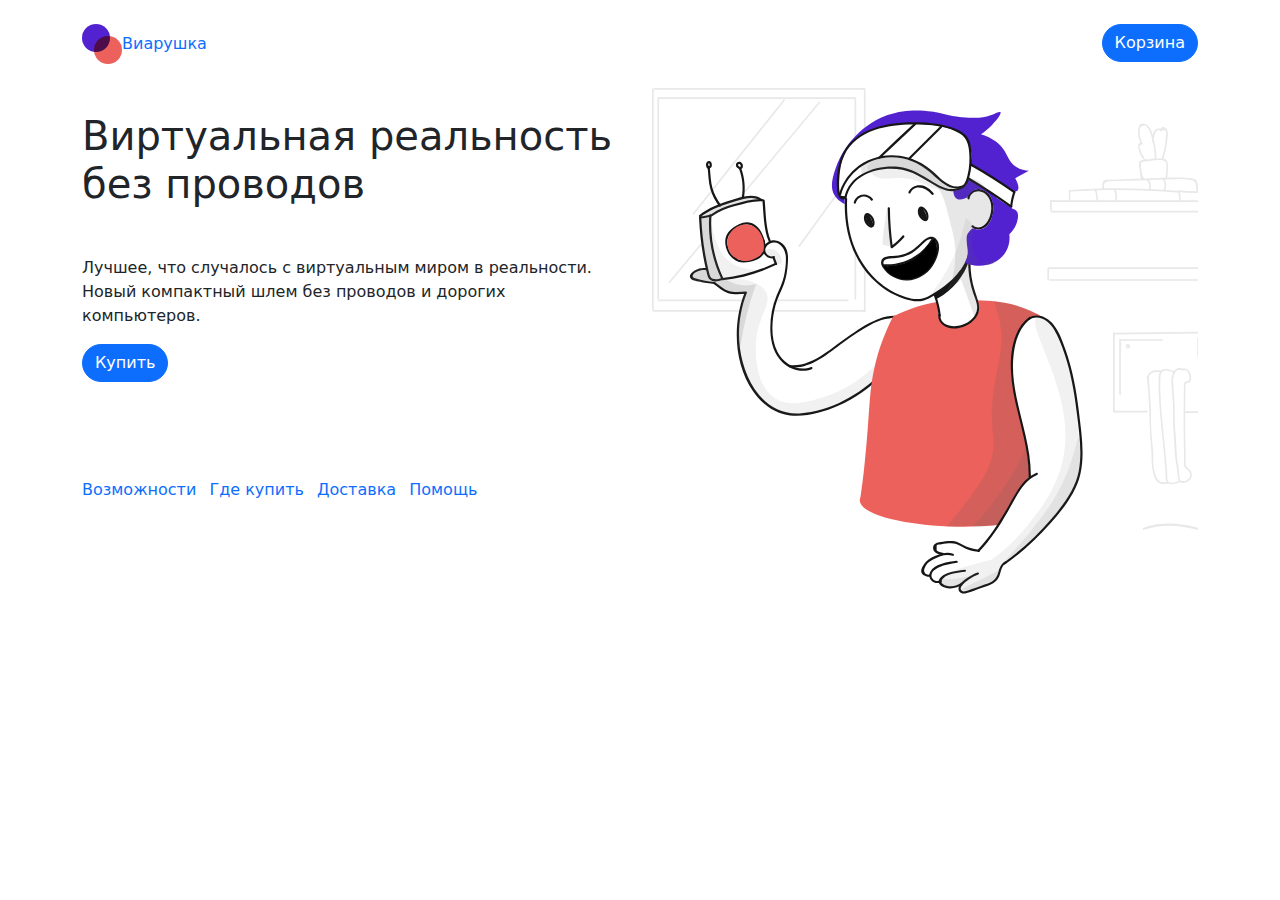
<file: homework2/index.html>
<!DOCTYPE html>
<html lang="ru">
  <head>
    <meta charset="UTF-8" />
    <meta name="viewport" content="width=device-width, initial-scale=1.0" />
    <title>Виарушка. Где купить</title>
    <link
      href="./assets/bootstrap/bootstrap.min.css"
      rel="stylesheet"
      integrity="sha384-QWTKZyjpPEjISv5WaRU9OFeRpok6YctnYmDr5pNlyT2bRjXh0JMhjY6hW+ALEwIH"
      crossorigin="anonymous"
    />
    <link rel="stylesheet" href="./assets/styles/style.css" />
  </head>

  <body>
    <header>
      <div class="header container py-4">
        <div class="row">
          <div class="header__logo col-auto">
            <a href="#" target="_blank" class="header__link">
              <img src="./assets/images/sign.svg" alt="Логотип" />Виарушка
            </a>
          </div>
          <div class="col"></div>
          <div class="col-auto">
            <a href="#" target="_blank" class="header__button btn btn-primary"
              >Корзина</a
            >
          </div>
        </div>
      </div>

      <div class="header__banner container">
        <div class="row">
          <div class="col-6">
            <div class="row">
              <div class="col">
                <h1 class="header-banner__title py-4">
                  Виртуальная реальность без проводов
                </h1>
              </div>
            </div>
            <div class="row">
              <div class="col">
                <p class="header-banner__subtitle pt-3">
                  Лучшее, что случалось с виртуальным миром в реальности. Новый
                  компактный шлем без проводов и дорогих компьютеров.
                </p>
              </div>
            </div>
            <div class="row">
              <div class="col">
                <a
                  href="#"
                  target="_blank"
                  class="header-banner__button btn btn-primary mb-5"
                  >Купить</a
                >
              </div>
            </div>
            <div class="row">
              <div class="col">
                <nav class="nav pt-5">
                  <ul class="nav__list list-inline list-unstyled">
                    <li class="nav__item list-inline-item">
                      <a
                        href="./assets/pages/another-page.html"
                        class="nav__link"
                        >Возможности</a
                      >
                    </li>
                    <li class="nav__item list-inline-item">
                      <a href="#" class="nav__link">Где купить</a>
                    </li>
                    <li class="nav__item list-inline-item">
                      <a href="#" class="nav__link">Доставка</a>
                    </li>
                    <li class="nav__item list-inline-item">
                      <a href="#" class="nav__link">Помощь</a>
                    </li>
                  </ul>
                </nav>
              </div>
            </div>
          </div>
          <div class="main-container__img col-6">
            <img src="./assets/images/pic.svg" alt="" class="img-fluid" />
          </div>
        </div>
      </div>
    </header>
    <script
      src="./assets/bootstrap/bootstrap.min.js"
      integrity="sha384-YvpcrYf0tY3lHB60NNkmXc5s9fDVZLESaAA55NDzOxhy9GkcIdslK1eN7N6jIeHz"
      crossorigin="anonymous"
    ></script>
  </body>
</html>
</file>
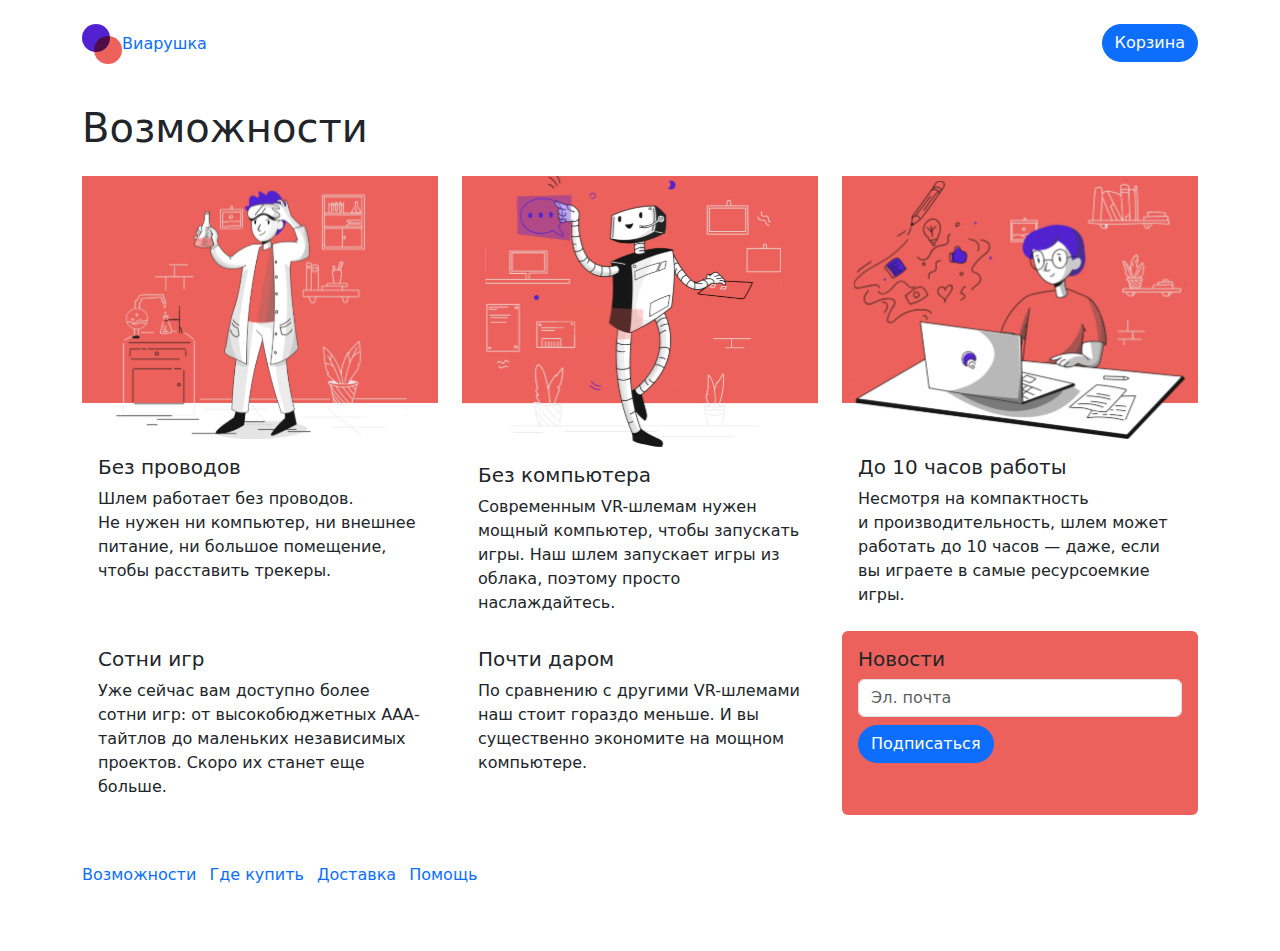
<file: homework2/assets/pages/another-page.html>
<!DOCTYPE html>
<html lang="ru">
  <head>
    <meta charset="UTF-8" />
    <meta name="viewport" content="width=device-width, initial-scale=1.0" />
    <title>Виарушка. Возможности</title>
    <link
      href="../bootstrap/bootstrap.min.css"
      rel="stylesheet"
      integrity="sha384-QWTKZyjpPEjISv5WaRU9OFeRpok6YctnYmDr5pNlyT2bRjXh0JMhjY6hW+ALEwIH"
      crossorigin="anonymous"
    />
    <link rel="stylesheet" href="../styles/style.css" />
  </head>
  <body>
    <header>
      <div class="header-container container py-4">
        <div class="row">
          <div class="header-container__logo col-auto">
            <a href="#" target="_blank" class="header__logo__link">
              <img src="../images/sign.svg" alt="Логотип" />Виарушка
            </a>
          </div>
          <div class="col"></div>
          <div class="col-auto">
            <a
              href="#"
              target="_blank"
              class="header-container__button btn btn-primary"
              >Корзина</a
            >
          </div>
        </div>
      </div>
    </header>
    <main class="container">
      <h1 class="main__title py-3">Возможности</h1>
      <div class="cards">
        <div class="row">
          <div class="col-4">
            <div class="cards__item card h-100">
              <img src="../images/Illustration_4.svg" alt="" />
              <div class="card-body">
                <h5 class="card-title">Без проводов</h5>
                <p class="card-text">
                  Шлем работает без проводов. Не нужен ни компьютер, ни внешнее
                  питание, ни большое помещение, чтобы расставить трекеры.
                </p>
              </div>
            </div>
          </div>
          <div class="col-4">
            <div class="cards__item card h-100">
              <img src="../images/Illustration_2.svg" alt="" />
              <div class="card-body">
                <h5 class="card-title">Без компьютера</h5>
                <p class="card-text">
                  Современным VR-шлемам нужен мощный компьютер, чтобы запускать
                  игры. Наш шлем запускает игры из облака, поэтому просто
                  наслаждайтесь.
                </p>
              </div>
            </div>
          </div>
          <div class="col-4">
            <div class="cards__item card h-100">
              <img src="../images/Illustration_9.svg" alt="" />
              <div class="card-body">
                <h5 class="card-title">До 10 часов работы</h5>
                <p class="card-text">
                  Несмотря на компактность и производительность, шлем может
                  работать до 10 часов — даже, если вы играете в самые
                  ресурсоемкие игры.
                </p>
              </div>
            </div>
          </div>
        </div>
        <div class="row">
          <div class="col-4">
            <div class="cards__item card h-100">
              <div class="card-body">
                <h5 class="card-title">Сотни игр</h5>
                <p class="card-text">
                  Уже сейчас вам доступно более сотни игр: от высокобюджетных
                  ААА-тайтлов до маленьких независимых проектов. Скоро их станет
                  еще больше.
                </p>
              </div>
            </div>
          </div>
          <div class="col-4">
            <div class="cards__item card h-100">
              <div class="card-body">
                <h5 class="card-title">Почти даром</h5>
                <p class="card-text">
                  По сравнению с другими VR-шлемами наш стоит гораздо меньше. И
                  вы существенно экономите на мощном компьютере.
                </p>
              </div>
            </div>
          </div>
          <div class="col-4">
            <div class="cards__item card h-100" id="card-form">
              <div class="card-body">
                <h5 class="card-title">Новости</h5>
                <input
                  type="email"
                  class="form-control"
                  id="exampleFormControlInput1"
                  placeholder="Эл. почта"
                />
                <input
                  class="btn btn-primary mt-2"
                  type="submit"
                  value="Подписаться"
                />
              </div>
            </div>
          </div>
        </div>
      </div>
      <nav class="nav py-5">
        <ul class="nav__list list-inline list-unstyled">
          <li class="nav__item list-inline-item">
            <a href="#" class="nav__link">Возможности</a>
          </li>
          <li class="nav__item list-inline-item">
            <a href="/homework2/index.html" class="nav__link">Где купить</a>
          </li>
          <li class="nav__item list-inline-item">
            <a href="#" class="nav__link">Доставка</a>
          </li>
          <li class="nav__item list-inline-item">
            <a href="#" class="nav__link">Помощь</a>
          </li>
        </ul>
      </nav>
    </main>

    <script
      src="../bootstrap/bootstrap.min.js"
      integrity="sha384-YvpcrYf0tY3lHB60NNkmXc5s9fDVZLESaAA55NDzOxhy9GkcIdslK1eN7N6jIeHz"
      crossorigin="anonymous"
    ></script>
  </body>
</html>
</file>
<file: homework2/assets/styles/style.css>
.card {
  border: none;
}
.btn {
  border-radius: 20px;
}
a {
  text-decoration: none;
}
#card-form {
  background-color: #ec615b;
}
</file>
